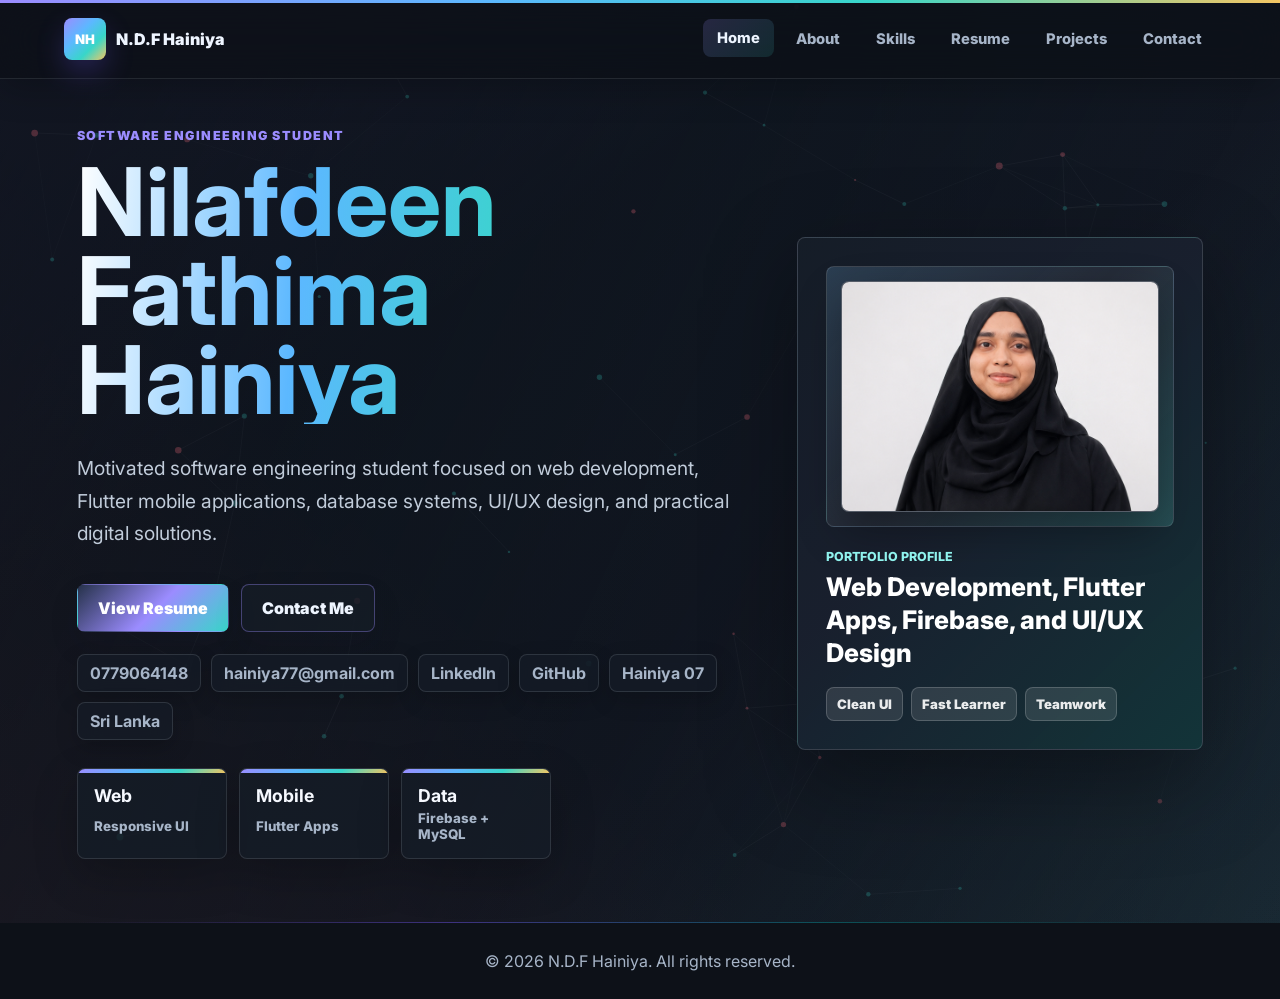
<file: index.html>
<!DOCTYPE html>
<html lang="en">
<head>
  <meta charset="UTF-8" />
  <meta name="viewport" content="width=device-width, initial-scale=1.0" />
  <title>Fathima Hainiya | Software Engineering Portfolio</title>
  <meta name="description" content="Fathima Hainiya portfolio by Nilafdeen Fathima Hainiya, also known as N.D.F Hainiya, a Software Engineering student in Sri Lanka skilled in web development, Flutter apps, Firebase, MySQL, and UI/UX design." />
  <meta name="robots" content="index, follow" />
  <link rel="canonical" href="https://hainiya16.github.io/hainiya-portfolio/" />
  <link rel="me" href="https://www.linkedin.com/in/fathima-hainiya-nilafdeen-953017331" />
  <link rel="me" href="https://github.com/Hainiya16" />
  <meta property="og:type" content="website" />
  <meta property="og:title" content="Fathima Hainiya | Software Engineering Portfolio" />
  <meta property="og:description" content="Portfolio of Fathima Hainiya, Software Engineering student focused on web development, Flutter apps, Firebase, MySQL, and UI/UX design." />
  <meta property="og:url" content="https://hainiya16.github.io/hainiya-portfolio/" />
  <meta property="og:image" content="https://hainiya16.github.io/hainiya-portfolio/assets/fathima-hainiya.png" />
  <meta name="twitter:card" content="summary_large_image" />
  <script type="application/ld+json">
  {
    "@context": "https://schema.org",
    "@type": "Person",
    "name": "Nilafdeen Fathima Hainiya",
    "alternateName": ["Fathima Hainiya", "N.D.F Hainiya", "Hainiya"],
    "jobTitle": "Software Engineering Student",
    "url": "https://hainiya16.github.io/hainiya-portfolio/",
    "image": "https://hainiya16.github.io/hainiya-portfolio/assets/fathima-hainiya.png",
    "email": "mailto:hainiya77@gmail.com",
    "telephone": "+94779064148",
    "sameAs": [
      "https://www.linkedin.com/in/fathima-hainiya-nilafdeen-953017331",
      "https://github.com/Hainiya16"
    ],
    "address": {
      "@type": "PostalAddress",
      "addressLocality": "Nuweraeliye",
      "addressCountry": "Sri Lanka"
    },
    "knowsAbout": [
      "Web Development",
      "Flutter Mobile Applications",
      "Firebase",
      "MySQL",
      "UI/UX Design"
    ]
  }
  </script>
  <link rel="preconnect" href="https://fonts.googleapis.com">
  <link rel="preconnect" href="https://fonts.gstatic.com" crossorigin>
  <link href="https://fonts.googleapis.com/css2?family=Inter:wght@400;500;600;700;800;900&display=swap" rel="stylesheet">
  <link rel="stylesheet" href="style.css" />
</head>
<body>
  <header class="site-header">
    <a class="brand" href="index.html" aria-label="N.D.F Hainiya home">
      <span class="brand-mark">NH</span>
      <span>N.D.F Hainiya</span>
    </a>

    <button class="nav-toggle" type="button" aria-label="Open navigation" aria-expanded="false">
      <span></span>
      <span></span>
      <span></span>
    </button>

    <nav class="site-nav" aria-label="Primary navigation">
      <a href="index.html">Home</a>
      <a href="about.html">About</a>
      <a href="skills.html">Skills</a>
      <a href="resume.html">Resume</a>
      <a href="project.html">Projects</a>
      <a href="contect.html">Contact</a>
    </nav>
  </header>

  <main>
    <section class="hero" id="home">
      <canvas id="heroCanvas" aria-hidden="true"></canvas>
      <div class="hero-content">
        <p class="eyebrow">Software Engineering Student</p>
        <h1>Nilafdeen Fathima Hainiya</h1>
        <p class="hero-text">
          Motivated software engineering student focused on web development,
          Flutter mobile applications, database systems, UI/UX design, and
          practical digital solutions.
        </p>
        <div class="hero-actions">
          <a class="btn primary" href="resume.html">View Resume</a>
          <a class="btn secondary" href="contect.html">Contact Me</a>
        </div>
        <div class="hero-meta" aria-label="Contact quick links">
          <a href="tel:+94779064148">0779064148</a>
          <a href="mailto:hainiya77@gmail.com">hainiya77@gmail.com</a>
          <a href="https://www.linkedin.com/in/fathima-hainiya-nilafdeen-953017331" target="_blank" rel="noopener noreferrer">LinkedIn</a>
          <a href="https://github.com/Hainiya16" target="_blank" rel="noopener noreferrer">GitHub</a>
          <span>Hainiya 07</span>
          <span>Sri Lanka</span>
        </div>
        <div class="hero-highlights" aria-label="Portfolio focus areas">
          <span>
            <strong>Web</strong>
            <small>Responsive UI</small>
          </span>
          <span>
            <strong>Mobile</strong>
            <small>Flutter Apps</small>
          </span>
          <span>
            <strong>Data</strong>
            <small>Firebase + MySQL</small>
          </span>
        </div>
      </div>

      <aside class="profile-panel" aria-label="Profile highlight">
        <div class="profile-orbit">
          <div class="profile-avatar">
            <img class="profile-photo" src="assets/fathima-hainiya.png" alt="Fathima Hainiya" width="863" height="519" />
          </div>
        </div>
        <div>
          <p class="profile-label">Portfolio Profile</p>
          <p class="profile-title">Web Development, Flutter Apps, Firebase, and UI/UX Design</p>
          <div class="profile-tags" aria-label="Core strengths">
            <span>Clean UI</span>
            <span>Fast Learner</span>
            <span>Teamwork</span>
          </div>
        </div>
      </aside>
    </section>
  </main>

  <footer class="site-footer">
    <p>&copy; <span id="year"></span> N.D.F Hainiya. All rights reserved.</p>
  </footer>

  <script src="script.js"></script>
</body>
</html>
</file>
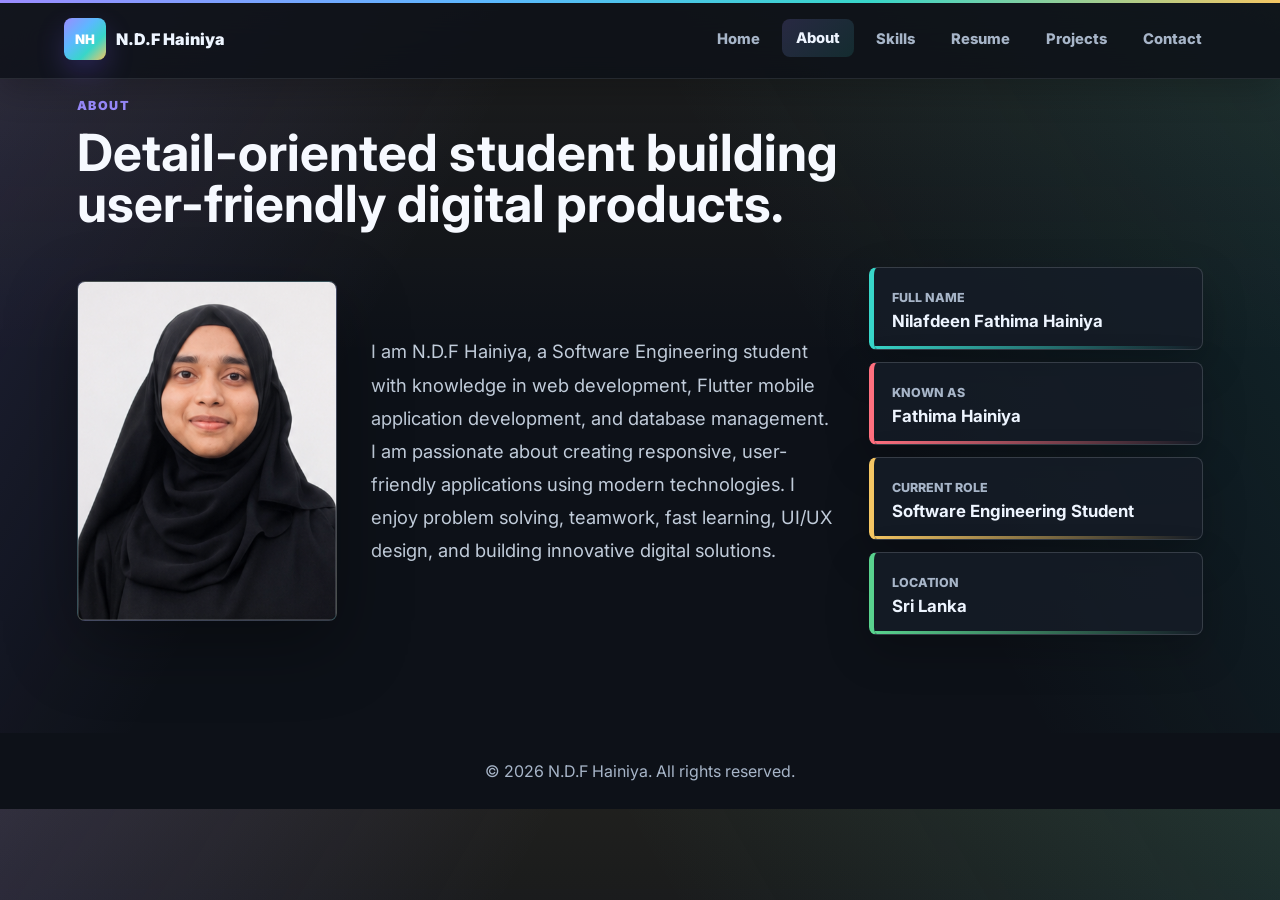
<file: about.html>
<!DOCTYPE html>
<html lang="en">
<head>
  <meta charset="UTF-8" />
  <meta name="viewport" content="width=device-width, initial-scale=1.0" />
  <title>About Fathima Hainiya | Software Engineering Student</title>
  <meta name="description" content="About Fathima Hainiya, full name Nilafdeen Fathima Hainiya, a Software Engineering student in Sri Lanka passionate about responsive websites, Flutter mobile apps, databases, and UI/UX design." />
  <meta name="robots" content="index, follow" />
  <link rel="canonical" href="https://hainiya16.github.io/hainiya-portfolio/about.html" />
  <meta property="og:type" content="profile" />
  <meta property="og:title" content="About Fathima Hainiya" />
  <meta property="og:description" content="Learn about Fathima Hainiya, also known as N.D.F Hainiya, Software Engineering student focused on web development, mobile apps, databases, and UI/UX design." />
  <meta property="og:url" content="https://hainiya16.github.io/hainiya-portfolio/about.html" />
  <meta property="og:image" content="https://hainiya16.github.io/hainiya-portfolio/assets/fathima-hainiya.png" />
  <meta name="twitter:card" content="summary_large_image" />
  <link rel="preconnect" href="https://fonts.googleapis.com">
  <link rel="preconnect" href="https://fonts.gstatic.com" crossorigin>
  <link href="https://fonts.googleapis.com/css2?family=Inter:wght@400;500;600;700;800;900&display=swap" rel="stylesheet">
  <link rel="stylesheet" href="style.css" />
</head>
<body>
  <header class="site-header">
    <a class="brand" href="index.html" aria-label="N.D.F Hainiya home">
      <span class="brand-mark">NH</span>
      <span>N.D.F Hainiya</span>
    </a>

    <button class="nav-toggle" type="button" aria-label="Open navigation" aria-expanded="false">
      <span></span>
      <span></span>
      <span></span>
    </button>

    <nav class="site-nav" aria-label="Primary navigation">
      <a href="index.html">Home</a>
      <a href="about.html">About</a>
      <a href="skills.html">Skills</a>
      <a href="resume.html">Resume</a>
      <a href="project.html">Projects</a>
      <a href="contect.html">Contact</a>
    </nav>
  </header>

  <main class="page-main">
    <section class="section about-section">
      <div class="section-heading">
        <p class="eyebrow">About</p>
        <h2>Detail-oriented student building user-friendly digital products.</h2>
      </div>
      <div class="about-grid">
        <div class="about-icon-card">
          <img class="about-photo" src="assets/fathima-hainiya.png" alt="Fathima Hainiya" width="863" height="519" />
        </div>
        <div class="about-copy">
          <p>
            I am N.D.F Hainiya, a Software Engineering student with knowledge in
            web development, Flutter mobile application development, and database
            management. I am passionate about creating responsive, user-friendly
            applications using modern technologies. I enjoy problem solving,
            teamwork, fast learning, UI/UX design, and building innovative digital
            solutions.
          </p>
        </div>
        <div class="quick-facts">
          <div>
            <span>Full Name</span>
            <strong>Nilafdeen Fathima Hainiya</strong>
          </div>
          <div>
            <span>Known As</span>
            <strong>Fathima Hainiya</strong>
          </div>
          <div>
            <span>Current Role</span>
            <strong>Software Engineering Student</strong>
          </div>
          <div>
            <span>Location</span>
            <strong>Sri Lanka</strong>
          </div>
        </div>
      </div>
    </section>
  </main>

  <footer class="site-footer">
    <p>&copy; <span id="year"></span> N.D.F Hainiya. All rights reserved.</p>
  </footer>

  <script src="script.js"></script>
</body>
</html>
</file>
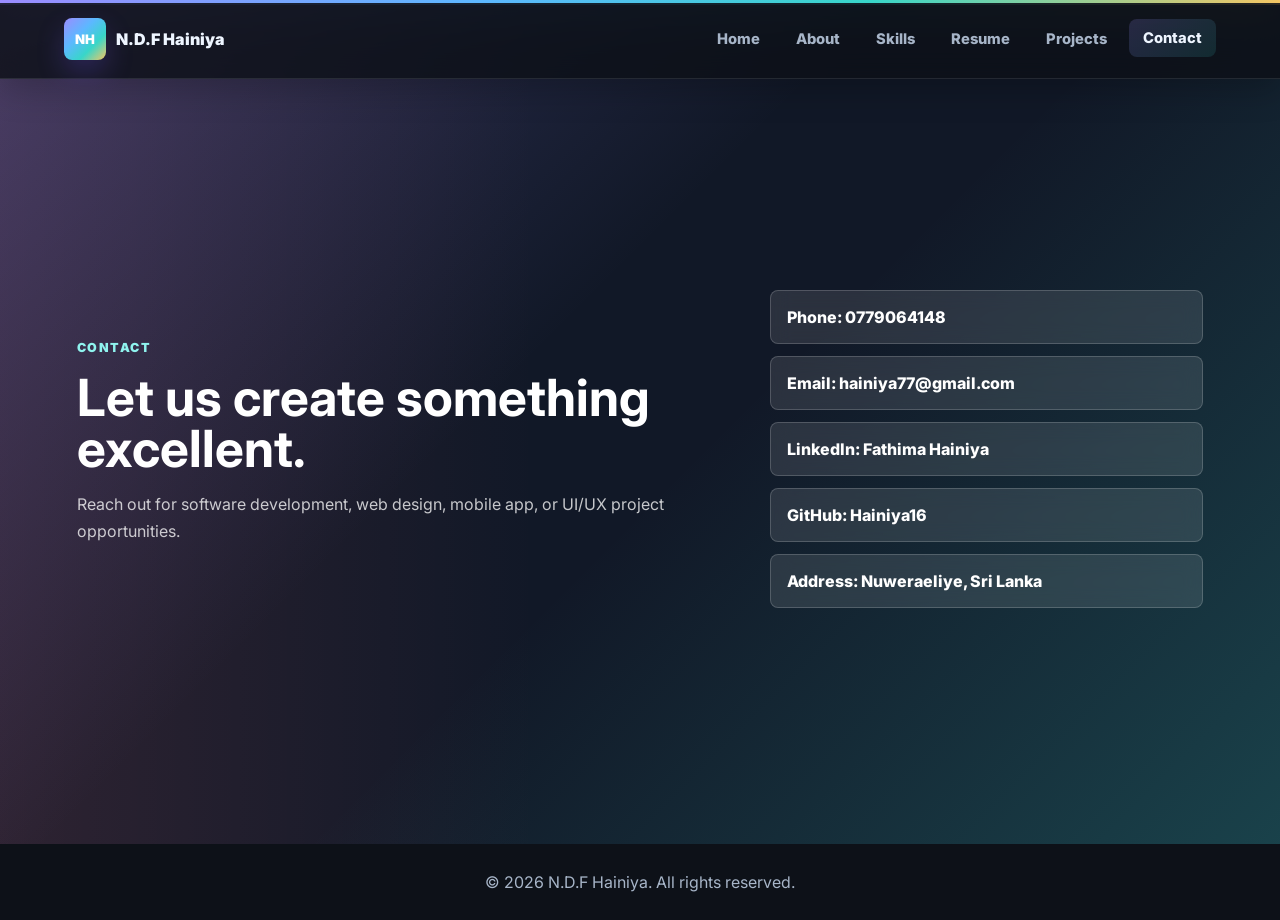
<file: contect.html>
<!DOCTYPE html>
<html lang="en">
<head>
  <meta charset="UTF-8" />
  <meta name="viewport" content="width=device-width, initial-scale=1.0" />
  <title>Contact | Fathima Hainiya</title>
  <meta name="description" content="Contact Fathima Hainiya, full name Nilafdeen Fathima Hainiya, for software development, web design, Flutter mobile app, database, or UI/UX project opportunities." />
  <meta name="robots" content="index, follow" />
  <link rel="canonical" href="https://hainiya16.github.io/hainiya-portfolio/contect.html" />
  <meta property="og:type" content="website" />
  <meta property="og:title" content="Contact | Fathima Hainiya" />
  <meta property="og:description" content="Contact details for Fathima Hainiya, Software Engineering student in Sri Lanka." />
  <meta property="og:url" content="https://hainiya16.github.io/hainiya-portfolio/contect.html" />
  <meta property="og:image" content="https://hainiya16.github.io/hainiya-portfolio/assets/fathima-hainiya.png" />
  <meta name="twitter:card" content="summary_large_image" />
  <link rel="preconnect" href="https://fonts.googleapis.com">
  <link rel="preconnect" href="https://fonts.gstatic.com" crossorigin>
  <link href="https://fonts.googleapis.com/css2?family=Inter:wght@400;500;600;700;800;900&display=swap" rel="stylesheet">
  <link rel="stylesheet" href="style.css" />
</head>
<body>
  <header class="site-header">
    <a class="brand" href="index.html" aria-label="N.D.F Hainiya home">
      <span class="brand-mark">NH</span>
      <span>N.D.F Hainiya</span>
    </a>

    <button class="nav-toggle" type="button" aria-label="Open navigation" aria-expanded="false">
      <span></span>
      <span></span>
      <span></span>
    </button>

    <nav class="site-nav" aria-label="Primary navigation">
      <a href="index.html">Home</a>
      <a href="about.html">About</a>
      <a href="skills.html">Skills</a>
      <a href="resume.html">Resume</a>
      <a href="project.html">Projects</a>
      <a href="contect.html">Contact</a>
    </nav>
  </header>

  <main class="page-main">
    <section class="contact-section contact-page">
      <div>
        <p class="eyebrow">Contact</p>
        <h2>Let us create something excellent.</h2>
        <p>Reach out for software development, web design, mobile app, or UI/UX project opportunities.</p>
      </div>
      <div class="contact-links">
        <a href="tel:+94779064148">Phone: 0779064148</a>
        <a href="mailto:hainiya77@gmail.com">Email: hainiya77@gmail.com</a>
        <a href="https://www.linkedin.com/in/fathima-hainiya-nilafdeen-953017331" target="_blank" rel="noopener noreferrer">LinkedIn: Fathima Hainiya</a>
        <a href="https://github.com/Hainiya16" target="_blank" rel="noopener noreferrer">GitHub: Hainiya16</a>
        <span>Address: Nuweraeliye, Sri Lanka</span>
      </div>
    </section>
  </main>

  <footer class="site-footer">
    <p>&copy; <span id="year"></span> N.D.F Hainiya. All rights reserved.</p>
  </footer>

  <script src="script.js"></script>
</body>
</html>
</file>
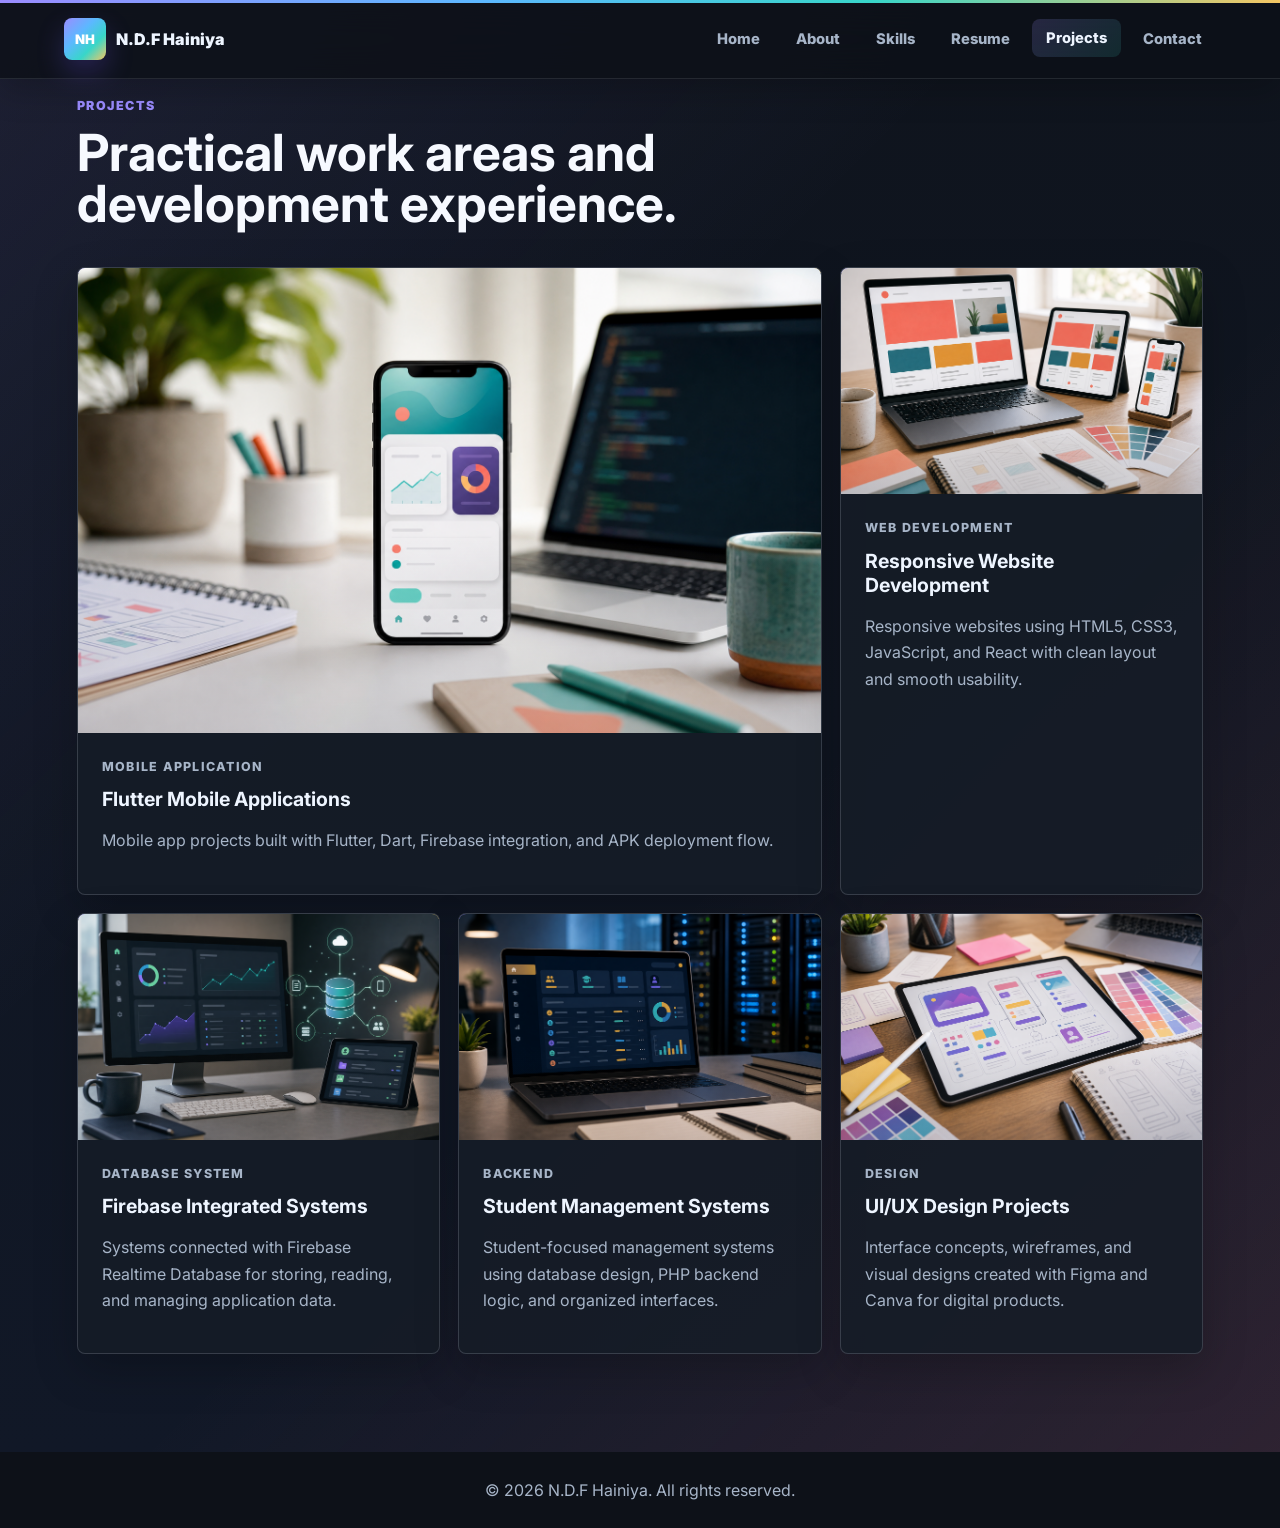
<file: project.html>
<!DOCTYPE html>
<html lang="en">
<head>
  <meta charset="UTF-8" />
  <meta name="viewport" content="width=device-width, initial-scale=1.0" />
  <title>Projects | Fathima Hainiya</title>
  <meta name="description" content="Projects and development experience of Fathima Hainiya, full name Nilafdeen Fathima Hainiya, including Flutter apps, responsive websites, Firebase systems, student management systems, and UI/UX design." />
  <meta name="robots" content="index, follow" />
  <link rel="canonical" href="https://hainiya16.github.io/hainiya-portfolio/project.html" />
  <meta property="og:type" content="website" />
  <meta property="og:title" content="Projects | Fathima Hainiya" />
  <meta property="og:description" content="Portfolio projects by Fathima Hainiya across mobile apps, websites, Firebase, backend systems, and UI/UX design." />
  <meta property="og:url" content="https://hainiya16.github.io/hainiya-portfolio/project.html" />
  <meta property="og:image" content="https://hainiya16.github.io/hainiya-portfolio/assets/fathima-hainiya.png" />
  <meta name="twitter:card" content="summary_large_image" />
  <link rel="preconnect" href="https://fonts.googleapis.com">
  <link rel="preconnect" href="https://fonts.gstatic.com" crossorigin>
  <link href="https://fonts.googleapis.com/css2?family=Inter:wght@400;500;600;700;800;900&display=swap" rel="stylesheet">
  <link rel="stylesheet" href="style.css" />
</head>
<body>
  <header class="site-header">
    <a class="brand" href="index.html" aria-label="N.D.F Hainiya home">
      <span class="brand-mark">NH</span>
      <span>N.D.F Hainiya</span>
    </a>

    <button class="nav-toggle" type="button" aria-label="Open navigation" aria-expanded="false">
      <span></span>
      <span></span>
      <span></span>
    </button>

    <nav class="site-nav" aria-label="Primary navigation">
      <a href="index.html">Home</a>
      <a href="about.html">About</a>
      <a href="skills.html">Skills</a>
      <a href="resume.html">Resume</a>
      <a href="project.html">Projects</a>
      <a href="contect.html">Contact</a>
    </nav>
  </header>

  <main class="page-main">
    <section class="section projects-section">
      <div class="section-heading">
        <p class="eyebrow">Projects</p>
        <h2>Practical work areas and development experience.</h2>
      </div>
      <div class="projects-grid">
        <article class="project-card">
          <figure class="project-media media-one">
            <img src="assets/projects/flutter-mobile-apps.png" alt="Mobile app interface on a phone in a development workspace" loading="lazy">
          </figure>
          <div class="project-body">
            <p class="project-type">Mobile Application</p>
            <h3>Flutter Mobile Applications</h3>
            <p>Mobile app projects built with Flutter, Dart, Firebase integration, and APK deployment flow.</p>
          </div>
        </article>
        <article class="project-card">
          <figure class="project-media media-two">
            <img src="assets/projects/responsive-web-development.png" alt="Responsive web layouts shown across laptop, tablet, and phone screens" loading="lazy">
          </figure>
          <div class="project-body">
            <p class="project-type">Web Development</p>
            <h3>Responsive Website Development</h3>
            <p>Responsive websites using HTML5, CSS3, JavaScript, and React with clean layout and smooth usability.</p>
          </div>
        </article>
        <article class="project-card">
          <figure class="project-media media-three">
            <img src="assets/projects/firebase-integrated-systems.png" alt="Database dashboard with connected cloud data nodes" loading="lazy">
          </figure>
          <div class="project-body">
            <p class="project-type">Database System</p>
            <h3>Firebase Integrated Systems</h3>
            <p>Systems connected with Firebase Realtime Database for storing, reading, and managing application data.</p>
          </div>
        </article>
        <article class="project-card">
          <figure class="project-media media-four">
            <img src="assets/projects/student-management-system.png" alt="Student management dashboard displayed on a laptop" loading="lazy">
          </figure>
          <div class="project-body">
            <p class="project-type">Backend</p>
            <h3>Student Management Systems</h3>
            <p>Student-focused management systems using database design, PHP backend logic, and organized interfaces.</p>
          </div>
        </article>
        <article class="project-card">
          <figure class="project-media media-five">
            <img src="assets/projects/ui-ux-design-projects.png" alt="UI and UX wireframes on a tablet with color swatches and design notes" loading="lazy">
          </figure>
          <div class="project-body">
            <p class="project-type">Design</p>
            <h3>UI/UX Design Projects</h3>
            <p>Interface concepts, wireframes, and visual designs created with Figma and Canva for digital products.</p>
          </div>
        </article>
      </div>
    </section>
  </main>

  <footer class="site-footer">
    <p>&copy; <span id="year"></span> N.D.F Hainiya. All rights reserved.</p>
  </footer>

  <script src="script.js"></script>
</body>
</html>
</file>
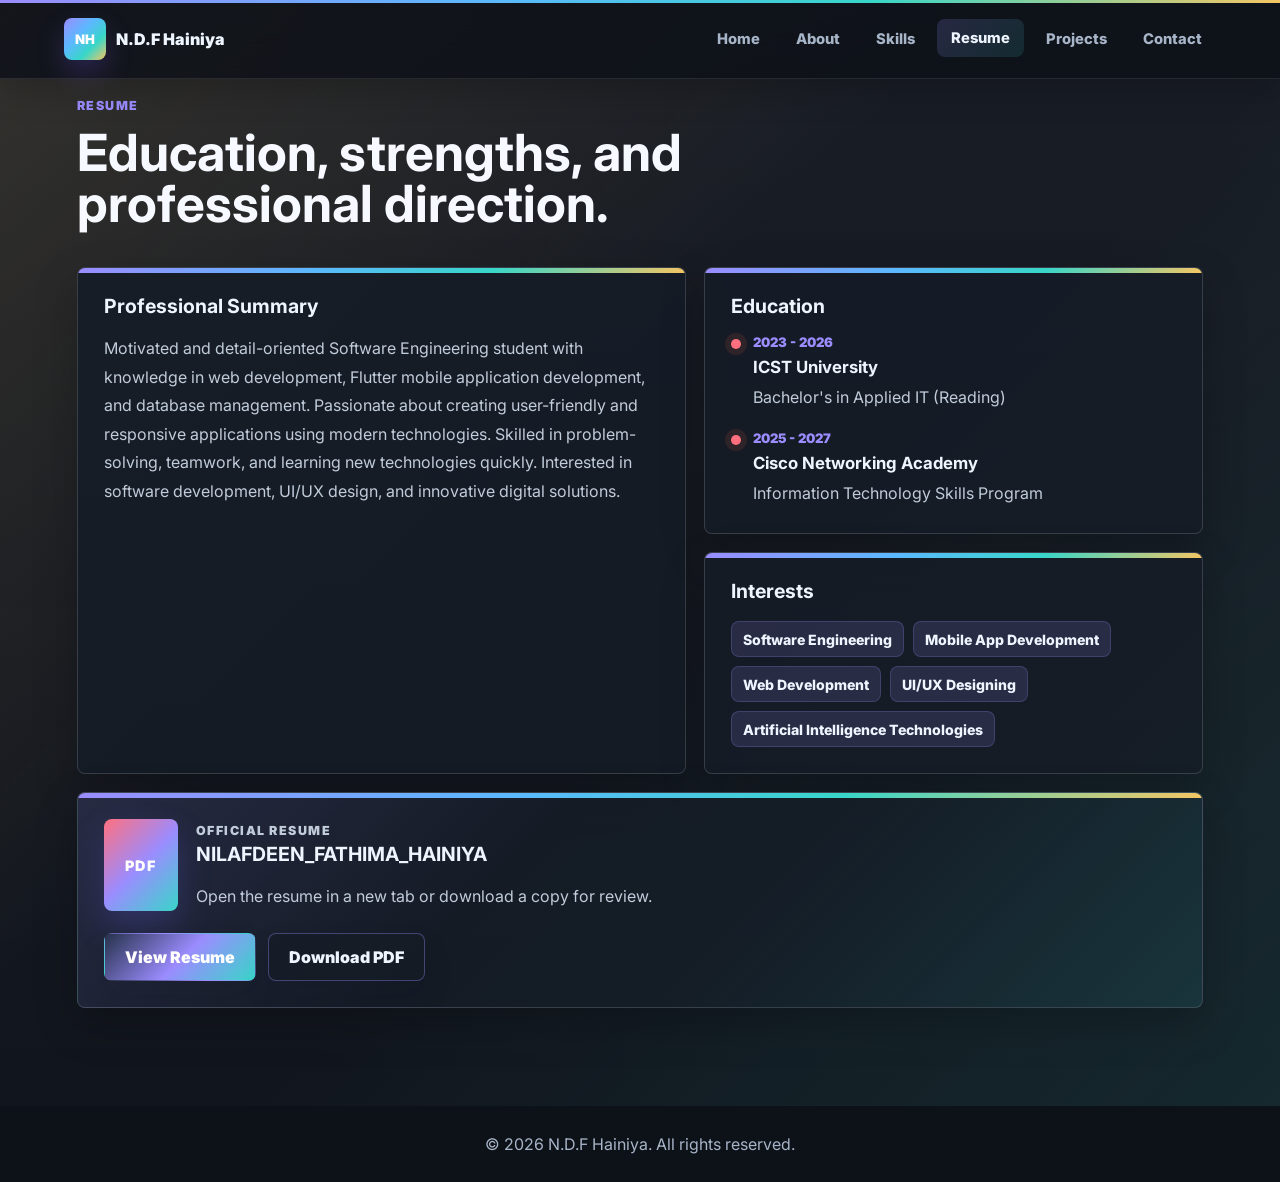
<file: resume.html>
<!DOCTYPE html>
<html lang="en">
<head>
  <meta charset="UTF-8" />
  <meta name="viewport" content="width=device-width, initial-scale=1.0" />
  <title>Resume | Fathima Hainiya</title>
  <meta name="description" content="Resume of Fathima Hainiya, full name Nilafdeen Fathima Hainiya, Software Engineering student with experience in responsive web development, Flutter mobile applications, Firebase, MySQL, PHP, and UI/UX design." />
  <meta name="robots" content="index, follow" />
  <link rel="canonical" href="https://hainiya16.github.io/hainiya-portfolio/resume.html" />
  <meta property="og:type" content="website" />
  <meta property="og:title" content="Resume | Fathima Hainiya" />
  <meta property="og:description" content="Resume and skills summary for Fathima Hainiya, Software Engineering student in Sri Lanka." />
  <meta property="og:url" content="https://hainiya16.github.io/hainiya-portfolio/resume.html" />
  <meta property="og:image" content="https://hainiya16.github.io/hainiya-portfolio/assets/fathima-hainiya.png" />
  <meta name="twitter:card" content="summary_large_image" />
  <link rel="preconnect" href="https://fonts.googleapis.com">
  <link rel="preconnect" href="https://fonts.gstatic.com" crossorigin>
  <link href="https://fonts.googleapis.com/css2?family=Inter:wght@400;500;600;700;800;900&display=swap" rel="stylesheet">
  <link rel="stylesheet" href="style.css" />
</head>
<body>
  <header class="site-header">
    <a class="brand" href="index.html" aria-label="N.D.F Hainiya home">
      <span class="brand-mark">NH</span>
      <span>N.D.F Hainiya</span>
    </a>

    <button class="nav-toggle" type="button" aria-label="Open navigation" aria-expanded="false">
      <span></span>
      <span></span>
      <span></span>
    </button>

    <nav class="site-nav" aria-label="Primary navigation">
      <a href="index.html">Home</a>
      <a href="about.html">About</a>
      <a href="skills.html">Skills</a>
      <a href="resume.html">Resume</a>
      <a href="project.html">Projects</a>
      <a href="contect.html">Contact</a>
    </nav>
  </header>

  <main class="page-main">
    <section class="section resume-section">
      <div class="section-heading">
        <p class="eyebrow">Resume</p>
        <h2>Education, strengths, and professional direction.</h2>
      </div>

      <div class="resume-layout">
        <article class="resume-card summary-card">
          <h3>Professional Summary</h3>
          <p>
            Motivated and detail-oriented Software Engineering student with
            knowledge in web development, Flutter mobile application development,
            and database management. Passionate about creating user-friendly and
            responsive applications using modern technologies. Skilled in
            problem-solving, teamwork, and learning new technologies quickly.
            Interested in software development, UI/UX design, and innovative
            digital solutions.
          </p>
        </article>

        <article class="resume-card education-card">
          <h3>Education</h3>
          <div class="timeline">
            <div class="timeline-item">
              <span>2023 - 2026</span>
              <h4>ICST University</h4>
              <p>Bachelor's in Applied IT (Reading)</p>
            </div>
            <div class="timeline-item">
              <span>2025 - 2027</span>
              <h4>Cisco Networking Academy</h4>
              <p>Information Technology Skills Program</p>
            </div>
          </div>
        </article>

        <article class="resume-card interests-card">
          <h3>Interests</h3>
          <div class="interest-list">
            <span>Software Engineering</span>
            <span>Mobile App Development</span>
            <span>Web Development</span>
            <span>UI/UX Designing</span>
            <span>Artificial Intelligence Technologies</span>
          </div>
        </article>

        <article class="resume-card resume-file-card">
          <div class="resume-file-header">
            <div class="resume-file-icon" aria-hidden="true">
              <span>PDF</span>
            </div>
            <div>
              <p class="resume-file-label">Official Resume</p>
              <h3>NILAFDEEN_FATHIMA_HAINIYA</h3>
              <p>Open the resume in a new tab or download a copy for review.</p>
            </div>
          </div>

          <div class="resume-actions">
            <button class="btn primary resume-view-btn" type="button" data-resume="NILAFDEEN_FATHIMA_HAINIYA_Resume.pdf">View Resume</button>
            <a class="btn secondary" href="NILAFDEEN_FATHIMA_HAINIYA_Resume.pdf" download>Download PDF</a>
          </div>
        </article>
      </div>
    </section>
  </main>

  <div class="resume-modal" id="resumeModal" aria-hidden="true">
    <div class="resume-modal-backdrop" data-close-resume></div>
    <section class="resume-modal-panel" role="dialog" aria-modal="true" aria-labelledby="resumeModalTitle">
      <div class="resume-modal-header">
        <div>
          <p class="resume-file-label">Resume Preview</p>
          <h2 id="resumeModalTitle">NILAFDEEN_FATHIMA_HAINIYA</h2>
        </div>
        <button class="resume-close-btn" type="button" aria-label="Close resume preview" data-close-resume>Close</button>
      </div>
      <iframe class="resume-preview" title="NILAFDEEN FATHIMA HAINIYA Resume preview"></iframe>
    </section>
  </div>

  <footer class="site-footer">
    <p>&copy; <span id="year"></span> N.D.F Hainiya. All rights reserved.</p>
  </footer>

  <script src="script.js"></script>
</body>
</html>
</file>
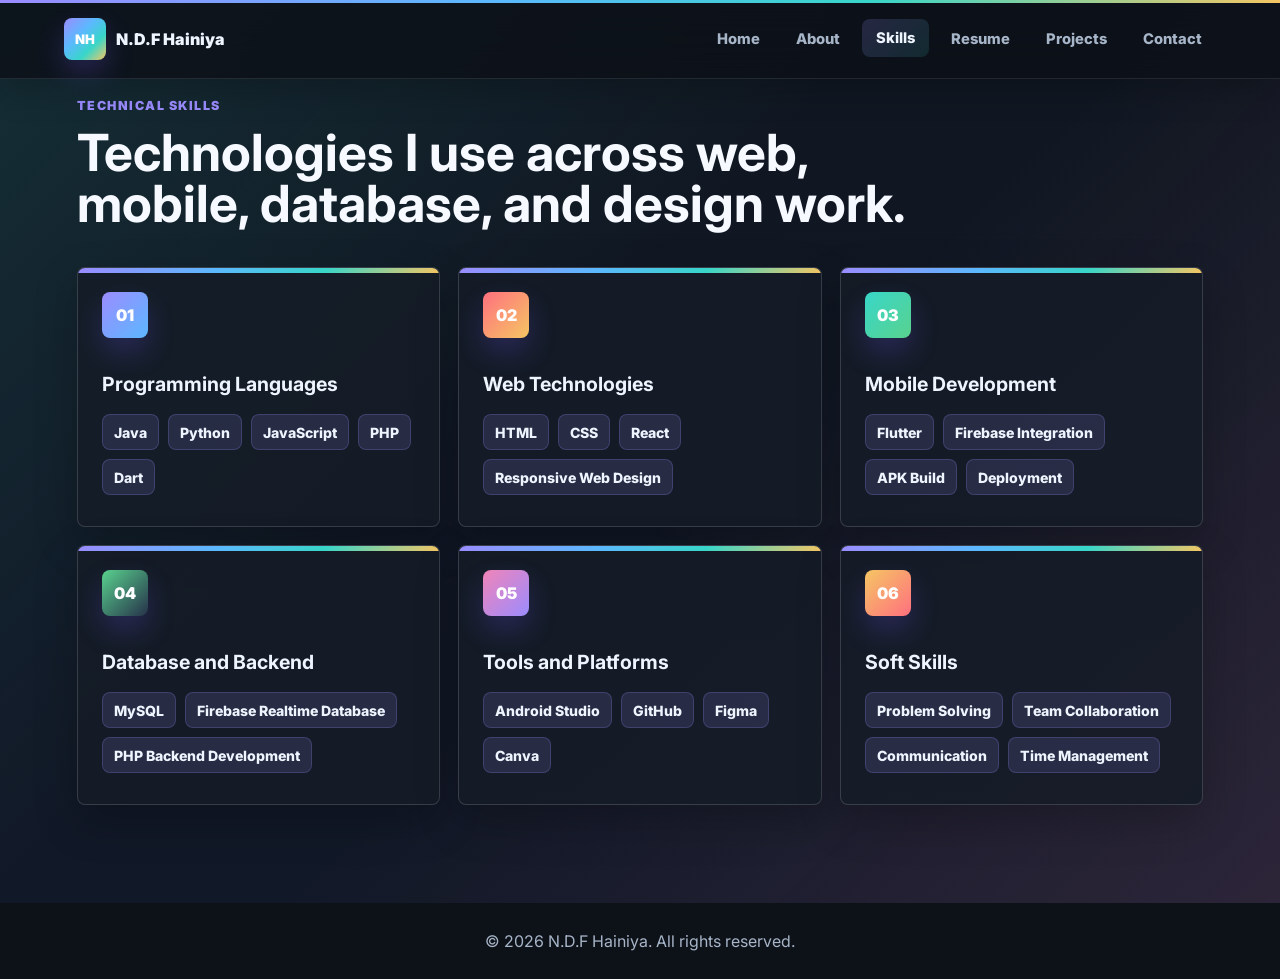
<file: skills.html>
<!DOCTYPE html>
<html lang="en">
<head>
  <meta charset="UTF-8" />
  <meta name="viewport" content="width=device-width, initial-scale=1.0" />
  <title>Skills | Fathima Hainiya</title>
  <meta name="description" content="Technical skills of Fathima Hainiya, full name Nilafdeen Fathima Hainiya: HTML, CSS, JavaScript, React, Flutter, Dart, Firebase, MySQL, PHP, UI/UX design, Figma, and Canva." />
  <meta name="robots" content="index, follow" />
  <link rel="canonical" href="https://hainiya16.github.io/hainiya-portfolio/skills.html" />
  <meta property="og:type" content="website" />
  <meta property="og:title" content="Skills | Fathima Hainiya" />
  <meta property="og:description" content="Web, mobile, database, and UI/UX skills from the portfolio of Fathima Hainiya." />
  <meta property="og:url" content="https://hainiya16.github.io/hainiya-portfolio/skills.html" />
  <meta property="og:image" content="https://hainiya16.github.io/hainiya-portfolio/assets/fathima-hainiya.png" />
  <meta name="twitter:card" content="summary_large_image" />
  <link rel="preconnect" href="https://fonts.googleapis.com">
  <link rel="preconnect" href="https://fonts.gstatic.com" crossorigin>
  <link href="https://fonts.googleapis.com/css2?family=Inter:wght@400;500;600;700;800;900&display=swap" rel="stylesheet">
  <link rel="stylesheet" href="style.css" />
</head>
<body>
  <header class="site-header">
    <a class="brand" href="index.html" aria-label="N.D.F Hainiya home">
      <span class="brand-mark">NH</span>
      <span>N.D.F Hainiya</span>
    </a>

    <button class="nav-toggle" type="button" aria-label="Open navigation" aria-expanded="false">
      <span></span>
      <span></span>
      <span></span>
    </button>

    <nav class="site-nav" aria-label="Primary navigation">
      <a href="index.html">Home</a>
      <a href="about.html">About</a>
      <a href="skills.html">Skills</a>
      <a href="resume.html">Resume</a>
      <a href="project.html">Projects</a>
      <a href="contect.html">Contact</a>
    </nav>
  </header>

  <main class="page-main">
    <section class="section skills-section">
      <div class="section-heading">
        <p class="eyebrow">Technical Skills</p>
        <h2>Technologies I use across web, mobile, database, and design work.</h2>
      </div>
      <div class="skill-category-grid">
        <article class="skill-card">
          <span class="skill-number">01</span>
          <h3>Programming Languages</h3>
          <div class="tag-list">
            <span>Java</span>
            <span>Python</span>
            <span>JavaScript</span>
            <span>PHP</span>
            <span>Dart</span>
          </div>
        </article>
        <article class="skill-card">
          <span class="skill-number">02</span>
          <h3>Web Technologies</h3>
          <div class="tag-list">
            <span>HTML</span>
            <span>CSS</span>
            <span>React</span>
            <span>Responsive Web Design</span>
          </div>
        </article>
        <article class="skill-card">
          <span class="skill-number">03</span>
          <h3>Mobile Development</h3>
          <div class="tag-list">
            <span>Flutter</span>
            <span>Firebase Integration</span>
            <span>APK Build</span>
            <span>Deployment</span>
          </div>
        </article>
        <article class="skill-card">
          <span class="skill-number">04</span>
          <h3>Database and Backend</h3>
          <div class="tag-list">
            <span>MySQL</span>
            <span>Firebase Realtime Database</span>
            <span>PHP Backend Development</span>
          </div>
        </article>
        <article class="skill-card">
          <span class="skill-number">05</span>
          <h3>Tools and Platforms</h3>
          <div class="tag-list">
            <span>Android Studio</span>
            <span>GitHub</span>
            <span>Figma</span>
            <span>Canva</span>
          </div>
        </article>
        <article class="skill-card">
          <span class="skill-number">06</span>
          <h3>Soft Skills</h3>
          <div class="tag-list">
            <span>Problem Solving</span>
            <span>Team Collaboration</span>
            <span>Communication</span>
            <span>Time Management</span>
          </div>
        </article>
      </div>
    </section>
  </main>

  <footer class="site-footer">
    <p>&copy; <span id="year"></span> N.D.F Hainiya. All rights reserved.</p>
  </footer>

  <script src="script.js"></script>
</body>
</html>
</file>
<file: style.css>
:root {
  --ink: #eef5ff;
  --muted: #a7b5c8;
  --paper: #0d1118;
  --line: rgba(232, 240, 255, 0.16);
  --teal: #38d6c9;
  --coral: #ff707f;
  --gold: #f5c663;
  --green: #59d28e;
  --violet: #9b8cff;
  --rose: #f184b8;
  --sky: #5cb8ff;
  --navy: #f6f9ff;
  --white: #ffffff;
  --surface: #151d27;
  --surface-soft: rgba(21, 29, 39, 0.86);
  --surface-strong: #101721;
  --shadow: 0 24px 70px rgba(0, 0, 0, 0.34);
  --soft-shadow: 0 16px 44px rgba(0, 0, 0, 0.22);
  --accent-gradient: linear-gradient(135deg, var(--violet), var(--sky) 38%, var(--teal) 68%, var(--gold));
}

* {
  box-sizing: border-box;
}

html {
  scroll-behavior: smooth;
  overflow-x: hidden;
}

body {
  margin: 0;
  font-family: "Inter", Arial, sans-serif;
  color: var(--ink);
  background:
    linear-gradient(120deg, rgba(155, 140, 255, 0.14), transparent 32%),
    linear-gradient(240deg, rgba(56, 214, 201, 0.11), transparent 38%),
    linear-gradient(180deg, rgba(245, 198, 99, 0.08), transparent 44%),
    var(--paper);
  overflow-x: hidden;
}

a {
  color: inherit;
  text-decoration: none;
}

main,
section,
.hero-content,
.section-heading,
.about-grid,
.resume-layout,
.projects-grid,
.contact-section,
.profile-panel,
.skill-card,
.resume-card,
.project-card {
  min-width: 0;
}

.site-header {
  position: fixed;
  top: 0;
  left: 0;
  right: 0;
  z-index: 20;
  display: flex;
  align-items: center;
  justify-content: space-between;
  gap: 24px;
  min-height: 76px;
  padding: 18px clamp(18px, 5vw, 64px);
  background: rgba(13, 17, 24, 0.82);
  border-bottom: 1px solid rgba(232, 240, 255, 0.1);
  box-shadow: 0 10px 34px rgba(0, 0, 0, 0.22);
  backdrop-filter: blur(20px);
}

.site-header::before {
  content: "";
  position: absolute;
  inset: 0 0 auto;
  height: 3px;
  background: var(--accent-gradient);
}

.brand,
.site-nav {
  display: flex;
  align-items: center;
}

.brand {
  gap: 10px;
  font-weight: 900;
}

.brand-mark {
  display: grid;
  place-items: center;
  width: 42px;
  height: 42px;
  border-radius: 8px;
  color: var(--white);
  background: var(--accent-gradient);
  box-shadow: 0 12px 28px rgba(115, 87, 255, 0.24);
  font-size: 0.82rem;
  letter-spacing: 0;
}

.site-nav {
  gap: 8px;
}

.site-nav a {
  border-radius: 8px;
  padding: 10px 14px;
  color: var(--muted);
  font-weight: 800;
  font-size: 0.92rem;
  transition: color 180ms ease, background 180ms ease, transform 180ms ease;
}

.site-nav a:hover,
.site-nav a.active {
  color: var(--ink);
  background: linear-gradient(135deg, rgba(155, 140, 255, 0.18), rgba(56, 214, 201, 0.13));
  transform: translateY(-1px);
}

.nav-toggle {
  display: none;
  width: 44px;
  height: 44px;
  border: 1px solid var(--line);
  border-radius: 8px;
  background: var(--surface);
  cursor: pointer;
}

.nav-toggle span {
  display: block;
  width: 18px;
  height: 2px;
  margin: 4px auto;
  background: var(--ink);
}

.hero {
  position: relative;
  display: grid;
  grid-template-columns: minmax(0, 1.05fr) minmax(290px, 0.65fr);
  align-items: center;
  gap: clamp(24px, 5vw, 74px);
  min-height: 96vh;
  padding: 128px clamp(18px, 6vw, 84px) 64px;
  overflow: hidden;
  background:
    linear-gradient(135deg, rgba(15, 23, 42, 0.98) 0%, rgba(18, 28, 42, 0.96) 44%, rgba(25, 23, 38, 0.94) 100%),
    repeating-linear-gradient(90deg, rgba(232, 240, 255, 0.055) 0 1px, transparent 1px 88px),
    repeating-linear-gradient(0deg, rgba(232, 240, 255, 0.04) 0 1px, transparent 1px 88px);
}

#heroCanvas {
  position: absolute;
  inset: 0;
  width: 100%;
  height: 100%;
  opacity: 0.42;
}

.hero::before {
  content: "";
  position: absolute;
  inset: 0;
  background:
    linear-gradient(115deg, rgba(13, 17, 24, 0.82) 0%, rgba(13, 17, 24, 0.58) 50%, rgba(13, 17, 24, 0.28) 100%),
    linear-gradient(145deg, rgba(155, 140, 255, 0.16) 0%, transparent 34%),
    linear-gradient(315deg, rgba(56, 214, 201, 0.14) 0%, transparent 38%),
    linear-gradient(45deg, rgba(255, 112, 127, 0.12) 0%, transparent 35%);
}

.hero::after {
  content: "";
  position: absolute;
  right: clamp(18px, 6vw, 84px);
  bottom: 0;
  left: clamp(18px, 6vw, 84px);
  height: 1px;
  background: linear-gradient(90deg, transparent, rgba(115, 87, 255, 0.42), rgba(0, 166, 166, 0.38), transparent);
}

.hero-content,
.profile-panel {
  position: relative;
  z-index: 1;
}

.eyebrow {
  margin: 0 0 14px;
  color: var(--violet);
  font-size: 0.78rem;
  font-weight: 900;
  text-transform: uppercase;
  letter-spacing: 0.12em;
}

h1,
h2,
h3,
p {
  overflow-wrap: anywhere;
  word-break: normal;
}

h1 {
  max-width: 900px;
  margin: 0;
  font-size: clamp(2.9rem, 7.4vw, 7.6rem);
  line-height: 0.94;
  letter-spacing: 0;
  color: var(--navy);
  background: linear-gradient(95deg, #ffffff 0%, var(--sky) 34%, var(--teal) 68%, var(--gold) 100%);
  background-clip: text;
  -webkit-background-clip: text;
  -webkit-text-fill-color: transparent;
}

h2 {
  margin: 0;
  font-size: clamp(2rem, 4vw, 4.2rem);
  line-height: 1;
  letter-spacing: 0;
  color: var(--navy);
}

h3 {
  margin: 0;
  font-size: 1.22rem;
}

.hero-text {
  max-width: 670px;
  margin: 28px 0 0;
  color: #c1ccda;
  font-size: clamp(1.02rem, 1.5vw, 1.28rem);
  line-height: 1.7;
}

.hero-actions {
  display: flex;
  flex-wrap: wrap;
  gap: 12px;
  margin-top: 34px;
}

.hero-meta {
  display: flex;
  flex-wrap: wrap;
  gap: 10px;
  margin-top: 22px;
  color: var(--muted);
  font-weight: 700;
}

.hero-meta a,
.hero-meta span {
  display: inline-flex;
  align-items: center;
  min-height: 38px;
  border: 1px solid rgba(232, 240, 255, 0.12);
  border-radius: 8px;
  padding: 0 12px;
  background: rgba(21, 29, 39, 0.72);
  box-shadow: 0 8px 22px rgba(0, 0, 0, 0.18);
  backdrop-filter: blur(12px);
}

.hero-highlights {
  display: grid;
  grid-template-columns: repeat(3, minmax(0, 150px));
  gap: 12px;
  margin-top: 28px;
}

.hero-highlights span {
  position: relative;
  display: grid;
  gap: 4px;
  min-height: 82px;
  padding: 16px;
  overflow: hidden;
  border: 1px solid rgba(232, 240, 255, 0.12);
  border-radius: 8px;
  background: rgba(21, 29, 39, 0.78);
  box-shadow: var(--soft-shadow);
}

.hero-highlights span::before {
  content: "";
  position: absolute;
  inset: 0 0 auto;
  height: 4px;
  background: var(--accent-gradient);
}

.hero-highlights strong {
  color: var(--navy);
  font-size: 1.1rem;
}

.hero-highlights small {
  color: var(--muted);
  font-weight: 800;
}

.btn {
  display: inline-flex;
  align-items: center;
  justify-content: center;
  min-height: 48px;
  border-radius: 8px;
  padding: 0 20px;
  border: 1px solid rgba(232, 240, 255, 0.2);
  font-family: inherit;
  font-size: 1rem;
  font-weight: 900;
  cursor: pointer;
  box-shadow: 0 14px 30px rgba(16, 24, 40, 0.1);
  transition: transform 180ms ease, box-shadow 180ms ease, border-color 180ms ease;
}

.btn:hover {
  transform: translateY(-2px);
  box-shadow: 0 18px 42px rgba(16, 24, 40, 0.17);
}

.btn.primary {
  color: var(--white);
  border-color: transparent;
  background: linear-gradient(135deg, #26324a, var(--violet) 52%, var(--teal));
}

.btn.secondary {
  border-color: rgba(155, 140, 255, 0.36);
  background: rgba(21, 29, 39, 0.82);
}

.profile-panel {
  display: grid;
  gap: 22px;
  width: min(100%, 420px);
  justify-self: end;
  padding: 28px;
  border: 1px solid rgba(232, 240, 255, 0.16);
  border-radius: 8px;
  background:
    linear-gradient(135deg, rgba(21, 29, 39, 0.96), rgba(25, 31, 46, 0.94) 45%, rgba(18, 54, 58, 0.9)),
    var(--surface);
  box-shadow: 0 30px 90px rgba(0, 0, 0, 0.34);
  backdrop-filter: blur(18px);
}

.profile-orbit {
  display: grid;
  place-items: center;
  aspect-ratio: 4 / 3;
  padding: 14px;
  border-radius: 8px;
  background:
    linear-gradient(135deg, rgba(92, 184, 255, 0.14), transparent 48%),
    linear-gradient(315deg, rgba(56, 214, 201, 0.16), transparent 52%),
    rgba(255, 255, 255, 0.06);
  border: 1px solid rgba(232, 240, 255, 0.14);
}

.profile-avatar {
  display: grid;
  place-items: center;
  width: 100%;
  height: 100%;
  overflow: hidden;
  border-radius: 8px;
  background: var(--surface-strong);
  border: 1px solid rgba(232, 240, 255, 0.32);
  box-shadow: 0 18px 45px rgba(0, 0, 0, 0.32);
}

.profile-photo,
.about-photo {
  display: block;
  width: 100%;
  height: 100%;
  object-fit: cover;
  object-position: center 18%;
}

.profile-label {
  margin: 0 0 6px;
  color: #8ff3ee;
  font-weight: 800;
  text-transform: uppercase;
  font-size: 0.78rem;
}

.profile-title {
  margin: 0;
  font-size: clamp(1.25rem, 2vw, 1.7rem);
  line-height: 1.3;
  font-weight: 800;
  color: var(--white);
}

.profile-tags {
  display: flex;
  flex-wrap: wrap;
  gap: 8px;
  margin-top: 18px;
}

.profile-tags span {
  display: inline-flex;
  align-items: center;
  min-height: 34px;
  border: 1px solid rgba(255, 255, 255, 0.18);
  border-radius: 8px;
  padding: 0 10px;
  color: rgba(255, 255, 255, 0.9);
  background: rgba(255, 255, 255, 0.11);
  font-size: 0.82rem;
  font-weight: 900;
}

.section {
  padding: 98px clamp(18px, 6vw, 84px);
}

.section-heading {
  max-width: 850px;
  margin-bottom: 38px;
}

.about-grid {
  display: grid;
  grid-template-columns: minmax(210px, 0.56fr) minmax(0, 1fr) minmax(260px, 0.72fr);
  gap: 34px;
  align-items: center;
}

.about-icon-card {
  position: relative;
  display: grid;
  place-items: center;
  min-height: 340px;
  overflow: hidden;
  border: 1px solid rgba(232, 240, 255, 0.14);
  border-radius: 8px;
  background:
    linear-gradient(135deg, rgba(155, 140, 255, 0.16), transparent 48%),
    linear-gradient(315deg, rgba(56, 214, 201, 0.14), transparent 54%),
    linear-gradient(45deg, rgba(245, 198, 99, 0.13), transparent 46%),
    var(--surface);
  box-shadow: var(--shadow);
}

.about-icon-card::after {
  content: "";
  position: absolute;
  inset: 0;
  border: 1px solid rgba(232, 240, 255, 0.16);
  pointer-events: none;
}

.about-copy p {
  margin: 0;
  color: #c1ccda;
  font-size: 1.15rem;
  line-height: 1.8;
}

.quick-facts {
  display: grid;
  gap: 12px;
}

.quick-facts div,
.skill-card,
.project-card {
  border: 1px solid var(--line);
  border-radius: 8px;
  background: var(--surface-soft);
  box-shadow: var(--soft-shadow);
}

.quick-facts div {
  position: relative;
  overflow: hidden;
  padding: 18px;
  border-left: 5px solid var(--teal);
}

.quick-facts div::after {
  content: "";
  position: absolute;
  inset: auto 0 0;
  height: 3px;
  background: linear-gradient(90deg, var(--teal), transparent);
}

.quick-facts div:nth-child(2) {
  border-left-color: var(--coral);
}

.quick-facts div:nth-child(2)::after {
  background: linear-gradient(90deg, var(--coral), transparent);
}

.quick-facts div:nth-child(3) {
  border-left-color: var(--gold);
}

.quick-facts div:nth-child(3)::after {
  background: linear-gradient(90deg, var(--gold), transparent);
}

.quick-facts div:nth-child(4) {
  border-left-color: var(--green);
}

.quick-facts div:nth-child(4)::after {
  background: linear-gradient(90deg, var(--green), transparent);
}

.quick-facts span,
.project-type {
  color: var(--muted);
  font-size: 0.78rem;
  font-weight: 800;
  text-transform: uppercase;
}

.quick-facts strong {
  display: block;
  margin-top: 5px;
  font-size: 1.05rem;
}

.skills-section {
  background:
    linear-gradient(135deg, rgba(56, 214, 201, 0.12), transparent 42%),
    linear-gradient(315deg, rgba(241, 132, 184, 0.12), transparent 46%),
    linear-gradient(180deg, #101721, #111827);
}

.skills-grid,
.skill-category-grid,
.projects-grid {
  display: grid;
  grid-template-columns: repeat(3, minmax(0, 1fr));
  gap: 18px;
}

.skill-card {
  position: relative;
  min-height: 260px;
  padding: 24px;
  overflow: hidden;
  transition: transform 180ms ease, box-shadow 180ms ease;
}

.skill-card::before,
.project-card::before,
.resume-card::before {
  content: "";
  position: absolute;
  inset: 0 0 auto;
  height: 5px;
  background: var(--accent-gradient);
}

.skill-card:hover,
.project-card:hover {
  transform: translateY(-6px);
  box-shadow: var(--shadow);
}

.skill-number {
  display: inline-flex;
  align-items: center;
  justify-content: center;
  width: 46px;
  height: 46px;
  margin-bottom: 34px;
  border-radius: 8px;
  color: var(--white);
  background: linear-gradient(135deg, var(--violet), var(--sky));
  box-shadow: 0 14px 28px rgba(115, 87, 255, 0.22);
  font-weight: 900;
}

.skill-card:nth-child(2) .skill-number {
  background: linear-gradient(135deg, var(--coral), var(--gold));
}

.skill-card:nth-child(3) .skill-number {
  background: linear-gradient(135deg, var(--teal), var(--green));
}

.skill-card:nth-child(4) .skill-number {
  background: linear-gradient(135deg, var(--green), #26324a);
}

.skill-card:nth-child(5) .skill-number {
  background: linear-gradient(135deg, var(--rose), var(--violet));
}

.skill-card:nth-child(6) .skill-number {
  background: linear-gradient(135deg, var(--gold), var(--coral));
}

.tag-list,
.interest-list {
  display: flex;
  flex-wrap: wrap;
  gap: 9px;
  margin-top: 18px;
}

.tag-list span,
.interest-list span {
  display: inline-flex;
  align-items: center;
  min-height: 36px;
  border-radius: 8px;
  padding: 0 11px;
  color: var(--ink);
  background: rgba(155, 140, 255, 0.14);
  border: 1px solid rgba(155, 140, 255, 0.22);
  font-size: 0.88rem;
  font-weight: 800;
}

.skill-card p,
.project-card p {
  color: var(--muted);
  line-height: 1.65;
}

.resume-section {
  background:
    linear-gradient(180deg, rgba(232, 240, 255, 0.04), rgba(232, 240, 255, 0)),
    linear-gradient(135deg, rgba(245, 198, 99, 0.12), transparent 42%),
    linear-gradient(315deg, rgba(56, 214, 201, 0.1), transparent 44%),
    #11151d;
}

.resume-layout {
  display: grid;
  grid-template-columns: minmax(0, 1.1fr) minmax(280px, 0.9fr);
  gap: 18px;
}

.resume-card {
  position: relative;
  overflow: hidden;
  border: 1px solid var(--line);
  border-radius: 8px;
  padding: 26px;
  background: var(--surface-soft);
  box-shadow: var(--soft-shadow);
}

.summary-card {
  grid-row: span 2;
}

.resume-file-card {
  grid-column: 1 / -1;
  display: grid;
  gap: 22px;
  overflow: hidden;
  background:
    linear-gradient(135deg, rgba(155, 140, 255, 0.14), transparent 38%),
    linear-gradient(315deg, rgba(56, 214, 201, 0.13), transparent 42%),
    rgba(21, 29, 39, 0.92);
}

.resume-file-header {
  display: flex;
  align-items: center;
  gap: 18px;
}

.resume-file-icon {
  display: grid;
  place-items: center;
  flex: 0 0 auto;
  width: 74px;
  height: 92px;
  border-radius: 8px;
  color: var(--white);
  background: linear-gradient(135deg, var(--coral), var(--violet), var(--teal));
  box-shadow: 0 16px 34px rgba(108, 99, 255, 0.22);
}

.resume-file-icon span {
  font-size: 0.9rem;
  font-weight: 900;
  letter-spacing: 0.12em;
}

.resume-file-label {
  margin: 0 0 8px;
  color: var(--teal);
  font-size: 0.78rem;
  font-weight: 900;
  text-transform: uppercase;
  letter-spacing: 0.12em;
}

.resume-actions {
  display: flex;
  flex-wrap: wrap;
  gap: 12px;
}

.resume-modal {
  position: fixed;
  inset: 0;
  z-index: 80;
  display: none;
  padding: clamp(14px, 3vw, 34px);
}

.resume-modal.open {
  display: grid;
  place-items: center;
}

.resume-modal-backdrop {
  position: absolute;
  inset: 0;
  background: rgba(23, 32, 51, 0.76);
  backdrop-filter: blur(10px);
}

.resume-modal-panel {
  position: relative;
  z-index: 1;
  display: grid;
  grid-template-rows: auto minmax(0, 1fr);
  width: min(100%, 980px);
  height: min(92vh, 860px);
  overflow: hidden;
  border: 1px solid rgba(255, 255, 255, 0.28);
  border-radius: 8px;
  background: var(--surface);
  box-shadow: 0 28px 90px rgba(0, 0, 0, 0.34);
}

.resume-modal-header {
  display: flex;
  align-items: center;
  justify-content: space-between;
  gap: 18px;
  padding: 18px;
  border-bottom: 1px solid var(--line);
  background:
    linear-gradient(135deg, rgba(155, 140, 255, 0.1), transparent 42%),
    var(--surface);
}

.resume-modal-header h2 {
  font-size: clamp(1.05rem, 2.5vw, 1.7rem);
  line-height: 1.2;
}

.resume-close-btn {
  min-height: 42px;
  border: 1px solid rgba(232, 240, 255, 0.16);
  border-radius: 8px;
  padding: 0 14px;
  color: var(--ink);
  background: var(--surface-strong);
  font-family: inherit;
  font-weight: 900;
  cursor: pointer;
}

.resume-preview {
  width: 100%;
  height: 100%;
  border: 0;
  background: var(--white);
}

.resume-card h3 {
  margin-bottom: 16px;
}

.resume-card p {
  margin: 0;
  color: #c1ccda;
  line-height: 1.78;
}

.timeline {
  display: grid;
  gap: 18px;
}

.timeline-item {
  position: relative;
  padding-left: 22px;
}

.timeline-item::before {
  content: "";
  position: absolute;
  left: 0;
  top: 5px;
  width: 10px;
  height: 10px;
  border-radius: 999px;
  background: var(--coral);
  box-shadow: 0 0 0 6px rgba(232, 93, 79, 0.12);
}

.timeline-item span {
  display: block;
  margin-bottom: 7px;
  color: var(--violet);
  font-size: 0.82rem;
  font-weight: 900;
}

.timeline-item h4 {
  margin: 0 0 6px;
  font-size: 1.05rem;
}

.projects-section {
  background:
    linear-gradient(135deg, rgba(155, 140, 255, 0.1), transparent 38%),
    linear-gradient(315deg, rgba(255, 112, 127, 0.12), transparent 42%),
    linear-gradient(180deg, #0f141d, #111827);
}

.project-card {
  position: relative;
  overflow: hidden;
  transition: transform 180ms ease, box-shadow 180ms ease;
}

.project-card:first-child {
  grid-column: span 2;
}

.project-media {
  position: relative;
  display: block;
  margin: 0;
  min-height: 210px;
  aspect-ratio: 16 / 10;
  overflow: hidden;
  background: #1a2430;
}

.media-one {
  background: #173033;
}

.media-two {
  background: #33221f;
}

.media-three {
  background: #1b3026;
}

.media-four {
  background: #2f2b22;
}

.media-five {
  background: #2b2434;
}

.project-media img {
  display: block;
  width: 100%;
  height: 100%;
  min-height: 210px;
  object-fit: cover;
  transition: transform 220ms ease;
}

.project-media::after {
  content: "";
  position: absolute;
  inset: 0;
  background: linear-gradient(180deg, transparent 58%, rgba(16, 24, 40, 0.13));
  pointer-events: none;
}

.project-card:hover .project-media img {
  transform: scale(1.04);
}

.project-body {
  padding: 24px;
}

.project-type {
  margin: 0 0 10px;
  color: var(--violet);
  letter-spacing: 0.1em;
}

.contact-section {
  position: relative;
  display: grid;
  grid-template-columns: minmax(0, 1fr) minmax(280px, 0.65fr);
  gap: 28px;
  align-items: center;
  padding: 78px clamp(18px, 6vw, 84px);
  color: var(--white);
  background:
    linear-gradient(135deg, rgba(155, 140, 255, 0.26), transparent 42%),
    linear-gradient(315deg, rgba(56, 214, 201, 0.22), transparent 46%),
    linear-gradient(90deg, rgba(255, 112, 127, 0.12), transparent 42%),
    #111827;
  overflow: hidden;
}

.contact-page {
  min-height: calc(100vh - 56px);
  padding-top: 132px;
}

.contact-section::before {
  content: "";
  position: absolute;
  inset: 0 0 auto;
  height: 5px;
  background: var(--accent-gradient);
}

.contact-section .eyebrow {
  color: #8ff3ee;
}

.contact-section h2 {
  max-width: 740px;
  color: var(--white);
}

.contact-section p {
  color: rgba(255, 255, 255, 0.76);
  line-height: 1.7;
}

.contact-links {
  display: grid;
  gap: 12px;
}

.contact-links a {
  display: flex;
  align-items: center;
  min-height: 54px;
  border: 1px solid rgba(255, 255, 255, 0.18);
  border-radius: 8px;
  padding: 0 16px;
  background: rgba(255, 255, 255, 0.11);
  font-weight: 800;
  backdrop-filter: blur(10px);
  transition: transform 180ms ease, background 180ms ease;
}

.contact-links a:hover {
  transform: translateX(4px);
  background: rgba(255, 255, 255, 0.16);
}

.contact-links span {
  display: flex;
  align-items: center;
  min-height: 54px;
  border: 1px solid rgba(255, 255, 255, 0.18);
  border-radius: 8px;
  padding: 0 16px;
  background: rgba(255, 255, 255, 0.11);
  font-weight: 800;
  backdrop-filter: blur(10px);
}

.site-footer {
  padding: 28px 18px;
  text-align: center;
  color: var(--muted);
  background: var(--paper);
}

.site-footer p {
  margin: 0;
  overflow-wrap: anywhere;
}

@media (max-width: 900px) {
  .nav-toggle {
    display: block;
  }

  .site-nav {
    position: absolute;
    top: calc(100% + 8px);
    left: 18px;
    right: 18px;
    display: none;
    flex-direction: column;
    align-items: stretch;
    padding: 10px;
    border: 1px solid var(--line);
    border-radius: 8px;
    background: var(--surface);
    box-shadow: var(--shadow);
  }

  .site-nav.open {
    display: flex;
  }

  .hero,
  .about-grid,
  .resume-layout,
  .contact-section {
    grid-template-columns: 1fr;
  }

  .hero-highlights {
    grid-template-columns: repeat(3, minmax(0, 1fr));
  }

  .about-icon-card {
    width: min(100%, 520px);
    min-height: 360px;
  }

  .hero {
    min-height: auto;
  }

  .profile-panel {
    justify-self: start;
  }

  .skills-grid,
  .skill-category-grid,
  .projects-grid {
    grid-template-columns: 1fr;
  }

  .project-card:first-child {
    grid-column: auto;
  }

  .summary-card {
    grid-row: auto;
  }

}

@media (max-width: 560px) {
  .site-header {
    min-height: 68px;
    padding: 12px 14px;
  }

  .brand {
    font-size: 0.95rem;
  }

  .brand-mark {
    width: 38px;
    height: 38px;
  }

  .hero {
    padding: 98px 18px 42px;
    gap: 24px;
  }

  .hero-content,
  .profile-panel {
    width: calc(100% - 18px);
    max-width: calc(100% - 18px);
  }

  .hero-text,
  .hero-actions,
  .hero-meta,
  .hero-highlights {
    width: 100%;
    max-width: 100%;
  }

  .hero-highlights {
    grid-template-columns: 1fr;
  }

  h1 {
    font-size: clamp(2.75rem, 14.5vw, 3.8rem);
    line-height: 1.02;
    max-width: 100%;
  }

  .hero-text {
    margin-top: 22px;
    font-size: 1rem;
  }

  .hero-meta {
    display: grid;
    grid-template-columns: 1fr;
  }

  .hero-meta a,
  .hero-meta span {
    justify-content: center;
    min-height: 36px;
    max-width: 100%;
    padding: 0 11px;
    overflow-wrap: anywhere;
  }

  .hero-actions,
  .resume-actions {
    display: grid;
    grid-template-columns: 1fr;
  }

  .profile-panel {
    padding: 20px;
  }

  .profile-title {
    font-size: 1.18rem;
  }

  .section {
    padding: 64px 18px;
  }

  .about-icon-card {
    min-height: 330px;
  }

  .resume-file-header {
    align-items: flex-start;
  }

  .resume-file-icon {
    width: 58px;
    height: 72px;
  }

  .resume-modal {
    padding: 10px;
  }

  .resume-modal-panel {
    height: 94vh;
  }

  .resume-modal-header {
    align-items: flex-start;
    flex-direction: column;
  }

  .hero-actions,
  .resume-actions,
  .btn {
    width: 100%;
  }

  .hero-text,
  .hero-actions,
  .hero-meta,
  .hero-highlights {
    width: 100%;
    max-width: 100%;
  }

  .hero-actions .btn {
    width: 100%;
  }
}

@media (max-width: 430px) {
  .hero-content,
  .profile-panel,
  .hero-text,
  .hero-actions,
  .hero-meta,
  .hero-highlights {
    max-width: 100%;
  }

  .hero-actions .btn {
    max-width: 100%;
  }

  h1 {
    max-width: 100%;
  }
}
</file>
